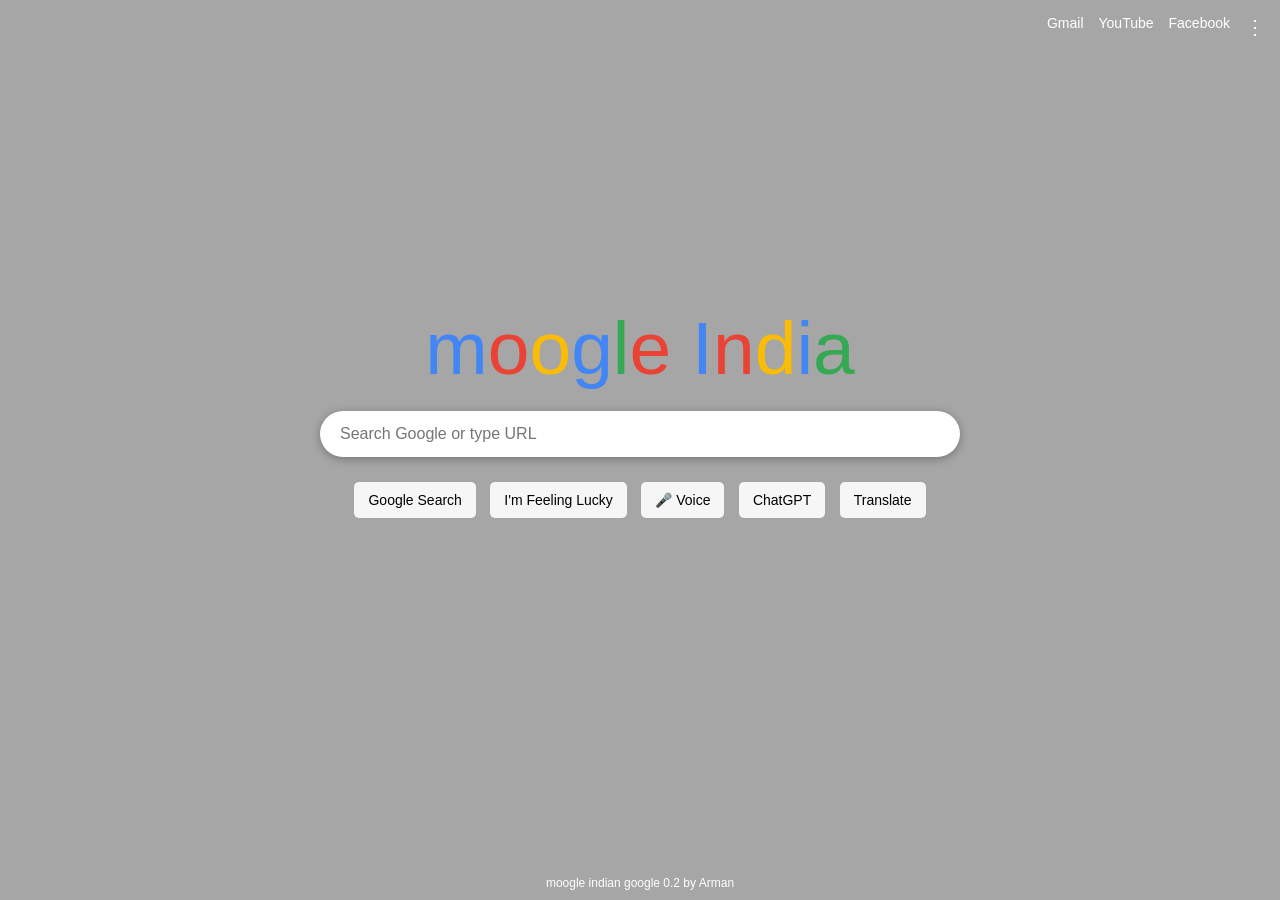
<file: index.html>
<!DOCTYPE html>
<html>

<head>
    <meta charset="UTF-8">
    <meta name="viewport" content="width=device-width, initial-scale=1">
    <title>Google</title>

    <style>
        /* FULL SCREEN BACKGROUND */
        body {
            margin: 0;
            font-family: Arial;
            height: 100vh;
            background-size: cover;
            background-position: center;
            background-repeat: no-repeat;
            transition: 1s;
        }

        /* DARK OVERLAY FOR READABILITY */
        .overlay {
            background: rgba(0, 0, 0, 0.35);
            height: 100vh;
            width: 100%;
            position: absolute;
            top: 0;
            left: 0;
        }

        /* TOP BAR */
        .top {
            display: flex;
            justify-content: flex-end;
            gap: 15px;
            padding: 15px;
            font-size: 14px;
            position: relative;
            z-index: 2;
        }

        .top a {
            text-decoration: none;
            color: white;
            font-weight: 500;
        }

        .menu {
            font-size: 20px;
            cursor: pointer;
            color: white;
        }

        /* CENTER */
        .center {
            height: 80vh;
            display: flex;
            flex-direction: column;
            justify-content: center;
            align-items: center;
            text-align: center;
            position: relative;
            z-index: 2;
        }

        /* GOOGLE LOGO */
        .logo {
            font-size: 75px;
            font-weight: 500;
            margin-bottom: 20px;
        }

        .logo span:nth-child(1) {
            color: #4285F4
        }

        .logo span:nth-child(2) {
            color: #EA4335
        }

        .logo span:nth-child(3) {
            color: #FBBC05
        }

        .logo span:nth-child(4) {
            color: #4285F4
        }

        .logo span:nth-child(5) {
            color: #34A853
        }

        .logo span:nth-child(6) {
            color: #EA4335
        }
        .logo span:nth-child(7) {
            color: #4285F4
        }
        .logo span:nth-child(8) {
            color: #EA4335
        }
        .logo span:nth-child(9) {
            color: #FBBC05
        }
        .logo span:nth-child(10) {
            color: #4285F4
        }
        .logo span:nth-child(11) {
            color: #34A853
        }


        /* SEARCH BOX */
        input {
            width: 90%;
            max-width: 600px;
            padding: 14px 20px;
            border-radius: 24px;
            border: none;
            font-size: 16px;
            outline: none;
            box-shadow: 0 2px 10px rgba(0, 0, 0, .3);
        }

        /* BUTTONS */
        .buttons {
            margin-top: 20px;
        }

        button {
            background: rgba(255, 255, 255, 0.9);
            border: none;
            border-radius: 5px;
            padding: 10px 14px;
            margin: 5px;
            font-size: 14px;
            cursor: pointer;
        }

        button:hover {
            background: white;
        }

        /* FOOTER */
        .footer {
            position: fixed;
            bottom: 10px;
            width: 100%;
            text-align: center;
            font-size: 12px;
            color: white;
            z-index: 2;
        }
    </style>
</head>

<body>

    <div class="overlay"></div>

    <div class="top">

        <a href="https://mail.google.com">Gmail</a>
        <a href="https://www.youtube.com">YouTube</a>
        <a href="https://www.facebook.com">Facebook</a>

        <div class="menu" onclick="search()">⋮</div>

    </div>

    <div class="center">

        <div class="logo">
            <span>m</span><span>o</span><span>o</span><span>g</span><span>l</span><span>e</span>  
            <span>I</span><span>n</span><span>d</span><span>i</span><span>a</span>
        </div>

        <input id="q" placeholder="Search Google or type URL" onkeydown="enter(event)">

        <div class="buttons">

            <button onclick="search()">Google Search</button>
            <button onclick="lucky()">I'm Feeling Lucky</button>
            <button onclick="voice()">🎤 Voice</button>
            <button onclick="chatGPT()">ChatGPT</button>
            <button onclick="window.open('https://www.google.com/translate')">Translate</button>


        </div>

    </div>

    <div class="footer">
        moogle indian google 0.2 
        by Arman 
        
    </div>

    <script>

        /* BACKGROUND IMAGES (auto change) */
        let images = [
            "https://images.unsplash.com/photo-1500530855697-b586d89ba3ee",
            "https://images.unsplash.com/photo-1497436072909-60f360e1d4b1",
            "https://images.unsplash.com/photo-1501785888041-af3ef285b470",
            "https://images.unsplash.com/photo-1507525428034-b723cf961d3e",
            "https://images.unsplash.com/photo-1470770841072-f978cf4d019e"
        ];

        let i = 0;

        function changeBG() {
            document.body.style.backgroundImage = "url('" + images[i] + "')";
            i = (i + 1) % images.length;
        }

        changeBG();
        setInterval(changeBG, 5000);

        /* SEARCH */
        function search() {
            let q = document.getElementById("q").value;
            if (!q) return;
            window.open("https://www.google.com/search?q=" + encodeURIComponent(q));
        }

        function enter(e) {
            if (e.key === "Enter") search();
        }

        function lucky() {
            window.open("https://www.google.com/doodles");
        }
        function chatGPT() {
            window.open("https://chat.openai.com");
        }

        /* VOICE */
        function voice() {
            let SR = window.SpeechRecognition || window.webkitSpeechRecognition;
            if (!SR) { alert("Not supported"); return; }
            let r = new SR();
            r.start();
            r.onresult = e => {
                document.getElementById("q").value = e.results[0][0].transcript;
                search();
            };
        }

    </script>

</body>

</html>
</file>
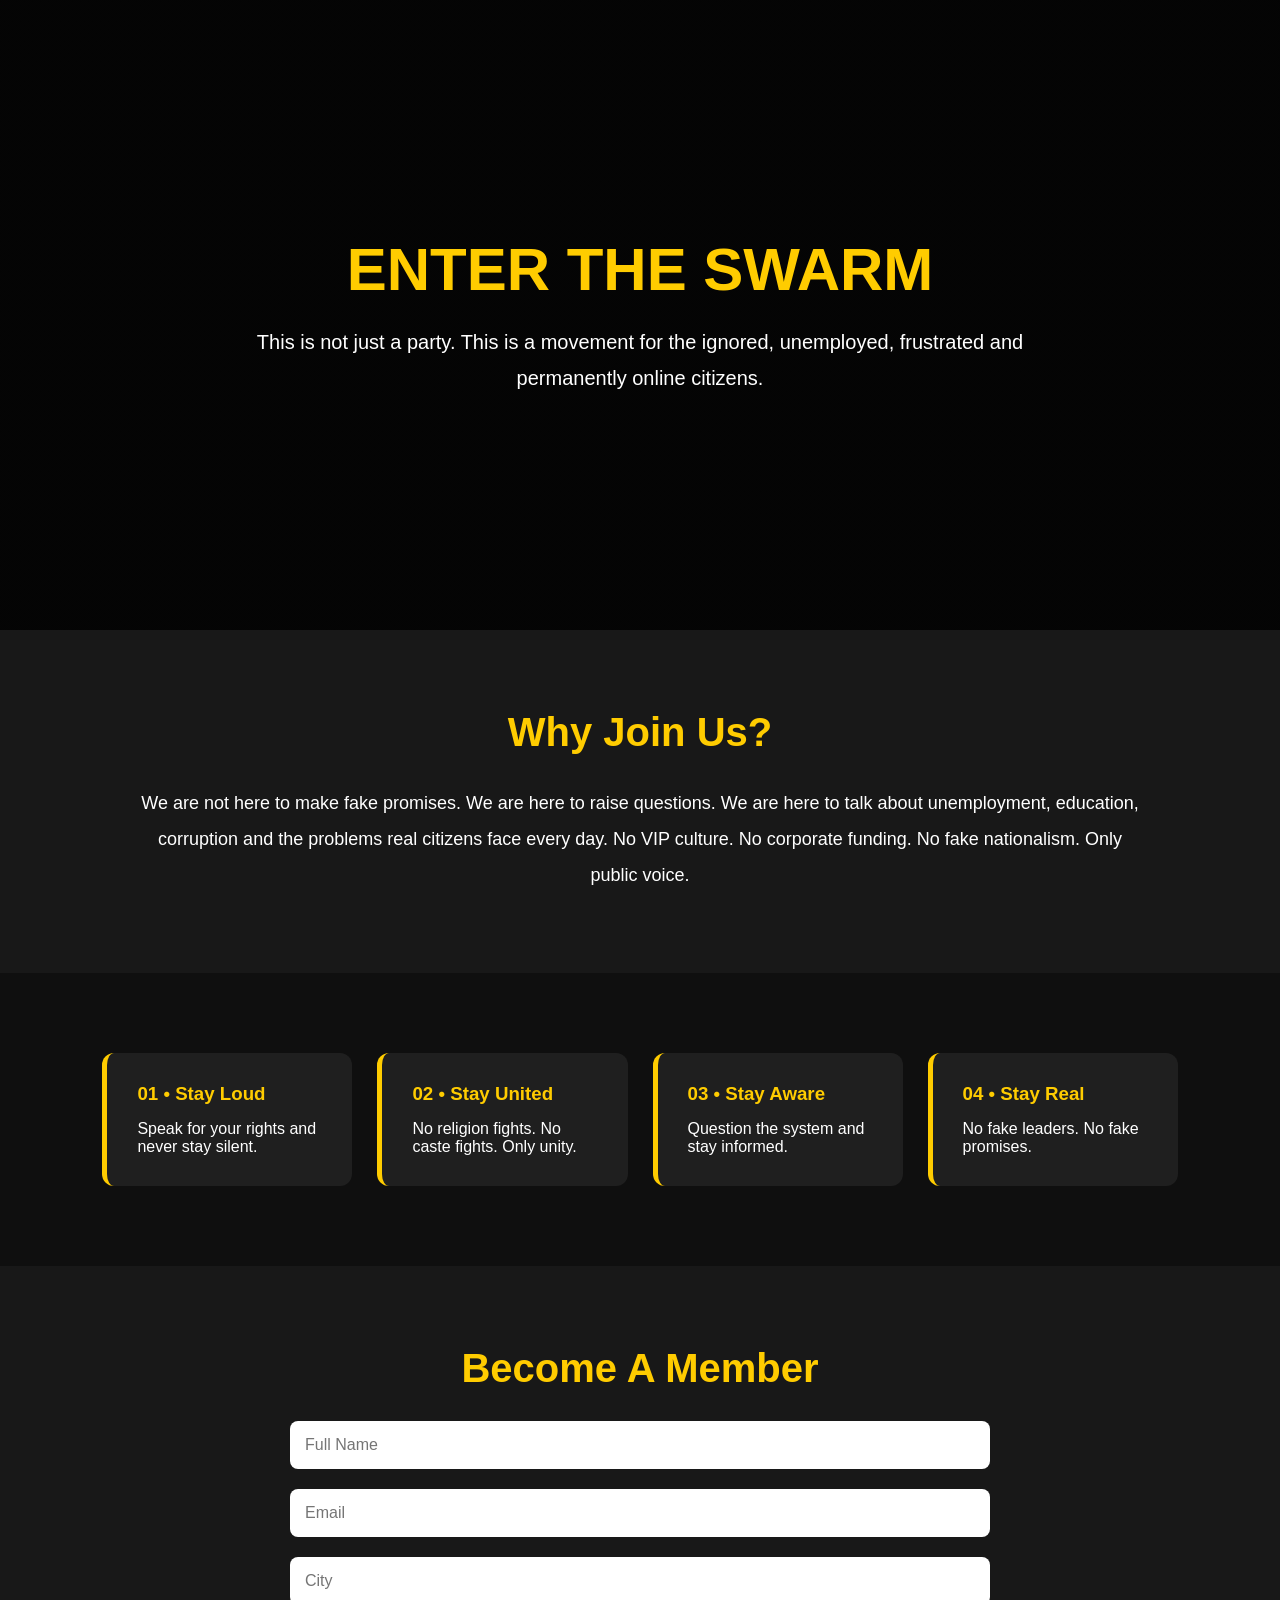
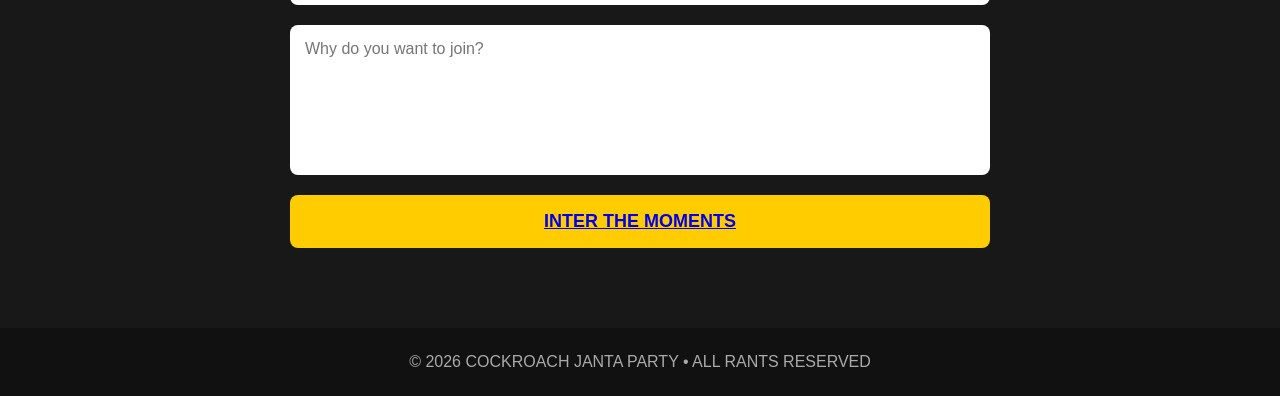
<file: party.html>
<!DOCTYPE html>
<html lang="en">

<head>
    <meta charset="UTF-8">
    <meta name="viewport" content="width=device-width, initial-scale=1.0">

    <title>Enter The Swarm</title>

    <style>
        * {
            margin: 0;
            padding: 0;
            box-sizing: border-box;
            font-family: Arial;
        }

        body {
            background: #0f0f0f;
            color: white;
        }

        /* HERO */

        .hero {
            height: 70vh;

            background:
                linear-gradient(rgba(0, 0, 0, 0.7), rgba(0, 0, 0, 0.7)),
                url('https://images.unsplash.com/photo-1529107386315-e1a2ed48a620');

            background-size: cover;
            background-position: center;

            display: flex;
            justify-content: center;
            align-items: center;
            text-align: center;
            padding: 20px;
        }

        .hero-content {
            max-width: 850px;
        }

        .hero-content h1 {
            font-size: 60px;
            color: #ffcc00;
            margin-bottom: 20px;
        }

        .hero-content p {
            font-size: 20px;
            line-height: 1.8;
        }

        /* INFO */

        .info {
            padding: 80px 8%;
            background: #181818;
        }

        .info h2 {
            font-size: 40px;
            margin-bottom: 30px;
            color: #ffcc00;
            text-align: center;
        }

        .info p {
            font-size: 18px;
            line-height: 2;
            max-width: 1000px;
            margin: auto;
            text-align: center;
        }

        /* RULES */

        .rules {
            padding: 80px 8%;
        }

        .rules-grid {
            display: grid;
            grid-template-columns: repeat(auto-fit, minmax(250px, 1fr));
            gap: 25px;
        }

        .rule-card {
            background: #1f1f1f;
            padding: 30px;
            border-radius: 12px;
            border-left: 5px solid #ffcc00;
        }

        .rule-card h3 {
            margin-bottom: 15px;
            color: #ffcc00;
        }

        /* FORM */

        .form-section {
            padding: 80px 8%;
            background: #181818;
            text-align: center;
        }

        .form-section h2 {
            font-size: 40px;
            margin-bottom: 30px;
            color: #ffcc00;
        }

        form {
            max-width: 700px;
            margin: auto;
            display: flex;
            flex-direction: column;
            gap: 20px;
        }

        form input,
        form textarea {
            padding: 15px;
            border: none;
            border-radius: 8px;
            font-size: 16px;
        }

        form textarea {
            height: 150px;
            resize: none;
        }

        form button {
            padding: 16px;
            background: #ffcc00;
            color: black;
            font-size: 18px;
            font-weight: bold;
            border: none;
            border-radius: 8px;
            cursor: pointer;
        }

        /* FOOTER */

        footer {
            background: #111;
            padding: 25px;
            text-align: center;
            color: #aaa;
        }

        /* MOBILE */

        @media(max-width:768px) {

            .hero-content h1 {
                font-size: 38px;
            }

            .hero-content p {
                font-size: 17px;
            }

            .info h2,
            .form-section h2 {
                font-size: 30px;
            }

        }
    </style>

</head>

<body>

    <!-- HERO -->

    <section class="hero">

        <div class="hero-content">

            <h1>
                ENTER THE SWARM
            </h1>

            <p>
                This is not just a party.
                This is a movement for the ignored, unemployed,
                frustrated and permanently online citizens.
            </p>

        </div>

    </section>

    <!-- INFO -->

    <section class="info">

        <h2>
            Why Join Us?
        </h2>

        <p>

            We are not here to make fake promises.
            We are here to raise questions.
            We are here to talk about unemployment,
            education, corruption and the problems
            real citizens face every day.

            No VIP culture.
            No corporate funding.
            No fake nationalism.
            Only public voice.

        </p>

    </section>

    <!-- RULES -->

    <section class="rules">

        <div class="rules-grid">

            <div class="rule-card">
                <h3>01 • Stay Loud</h3>
                <p>
                    Speak for your rights and never stay silent.
                </p>
            </div>

            <div class="rule-card">
                <h3>02 • Stay United</h3>
                <p>
                    No religion fights. No caste fights. Only unity.
                </p>
            </div>

            <div class="rule-card">
                <h3>03 • Stay Aware</h3>
                <p>
                    Question the system and stay informed.
                </p>
            </div>

            <div class="rule-card">
                <h3>04 • Stay Real</h3>
                <p>
                    No fake leaders. No fake promises.
                </p>
            </div>

        </div>

    </section>

    <!-- FORM -->

    <section class="form-section">

        <h2>
            Become A Member
        </h2>

        <form>

            <input type="text" placeholder="Full Name">

            <input type="email" placeholder="Email">

            <input type="text" placeholder="City">

            <textarea placeholder="Why do you want to join?"></textarea>

            <button>
                <a href="inter.html">INTER THE MOMENTS</a>
            </button>

        </form>

    </section>

    <footer>

        © 2026 COCKROACH JANTA PARTY • ALL RANTS RESERVED

    </footer>

</body>

</html>
</file>
